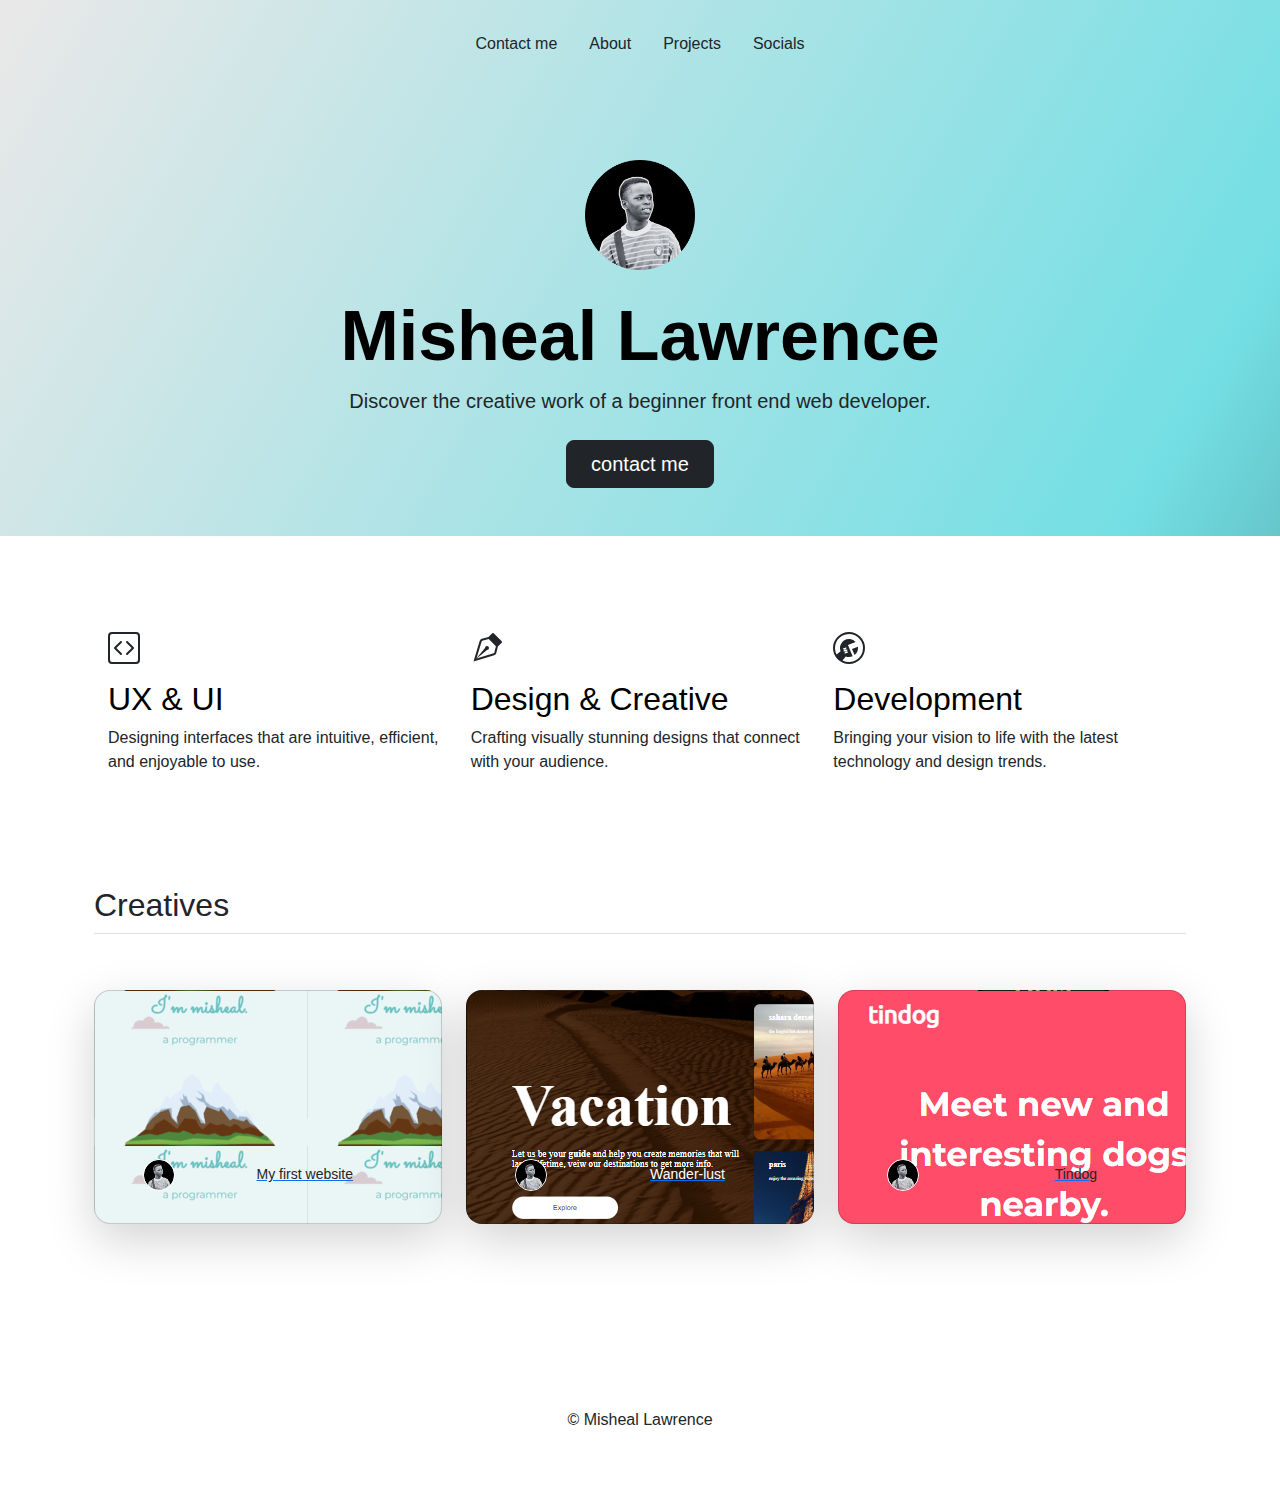
<file: index.html>
<!DOCTYPE html>
<html lang="en">
<head>
    <meta charset="UTF-8">
    <meta name="viewport" content="width=device-width, initial-scale=1.0">
    <title>misheal lawrence</title>
    
    <!-- bootstrap css-->
    <link href="https://cdn.jsdelivr.net/npm/bootstrap@5.3.3/dist/css/bootstrap.min.css" rel="stylesheet" integrity="sha384-QWTKZyjpPEjISv5WaRU9OFeRpok6YctnYmDr5pNlyT2bRjXh0JMhjY6hW+ALEwIH" crossorigin="anonymous">
    <!--css file-->
    <link rel="stylesheet" href="./css/styles.css">
    <!--js bootstrap-->
    <script src="https://cdn.jsdelivr.net/npm/bootstrap@5.3.3/dist/js/bootstrap.bundle.min.js" integrity="sha384-YvpcrYf0tY3lHB60NNkmXc5s9fDVZLESaAA55NDzOxhy9GkcIdslK1eN7N6jIeHz" crossorigin="anonymous"></script>
    <!--icon links-->
    <link rel="icon" href="./image/favicon.ico" type="image/x-icon">
    <link rel="stylesheet" href="https://cdnjs.cloudflare.com/ajax/libs/font-awesome/6.5.2/css/all.min.css" integrity="sha512-SnH5WK+bZxgPHs44uWIX+LLJAJ9/2PkPKZ5QiAj6Ta86w+fsb2TkcmfRyVX3pBnMFcV7oQPJkl9QevSCWr3W6A==" crossorigin="anonymous" referrerpolicy="no-referrer" />

    <!--google fonts link-->
    <link rel="preconnect" href="https://fonts.googleapis.com">
<link rel="preconnect" href="https://fonts.gstatic.com" crossorigin>
<link href="https://fonts.googleapis.com/css2?family=Roboto+Slab:wght@100..900&family=Wittgenstein:ital,wght@0,400..900;1,400..900&display=swap" rel="stylesheet">

<!--font chillax-->
<link href="https://api.fontshare.com/v2/css?f[]=chillax@300,500&display=swap" rel="stylesheet">
</head>

<body>
    <section id="header" class="gradient-background">
      <!--nav bar bootstrap-->
        <ul class="nav justify-content-center pt-4">
            <li class="nav-item">
              <a class="nav-link active text-dark" aria-current="page" href=""footer>Contact me</a>
            </li>
            <li class="nav-item">
              <a class="nav-link text-dark" href="#creative">About</a>
            </li>
            <li class="nav-item">
              <a class="nav-link text-dark" href="#project">Projects</a>
            </li>
            <li class="nav-item">
              <a class="nav-link text-dark" href="#footer">Socials</a>
            </li>
          </ul>

          <!--this part is below is the whole header except navbar-->

          <div class="px-4 py-5 my-5 text-center">
            <img class="d-block mx-auto mb-4" src="./image/image.png" alt="" width="110" height="110">
            <h1 class="display-5 fw-bold text-body-emphasis  custom-style">Misheal Lawrence</h1>
            <div class="col-lg-6 mx-auto">
              <p class="lead mb-4">Discover the creative work of a beginner front end web developer.</p>
              <div class="d-grid gap-2 d-sm-flex justify-content-sm-center">
                <a href="mailto:misheallawrence@gmail.com">
                <button type="button" class="btn btn-dark btn-lg px-4 gap-3" >contact me</button>
              </a>
              </div>
            </div>
          </div>
    </section>

                <!--2nd section skill section-->
    
    <section>
      <div class="row g-4 py-5 row-cols-1 row-cols-lg-3 mx-5 px-5" id="creative">
        <div class="feature col">
          <div class="feature-icon d-inline-flex align-items-center justify-content-center  bg-gradient fs-2 mb-3">
            <svg xmlns="http://www.w3.org/2000/svg" width="32" height="32" fill="currentColor" class="bi bi-code-square" viewBox="0 0 16 16">
                <path d="M14 1a1 1 0 0 1 1 1v12a1 1 0 0 1-1 1H2a1 1 0 0 1-1-1V2a1 1 0 0 1 1-1zM2 0a2 2 0 0 0-2 2v12a2 2 0 0 0 2 2h12a2 2 0 0 0 2-2V2a2 2 0 0 0-2-2z"/>
                <path d="M6.854 4.646a.5.5 0 0 1 0 .708L4.207 8l2.647 2.646a.5.5 0 0 1-.708.708l-3-3a.5.5 0 0 1 0-.708l3-3a.5.5 0 0 1 .708 0m2.292 0a.5.5 0 0 0 0 .708L11.793 8l-2.647 2.646a.5.5 0 0 0 .708.708l3-3a.5.5 0 0 0 0-.708l-3-3a.5.5 0 0 0-.708 0"/>
              </svg>
          </div>
          <h3 class="fs-2 text-body-emphasis">UX & UI</h3>
          <p>Designing interfaces that are intuitive, efficient, and enjoyable to use.</p>
          
        </div>
        <div class="feature col">
          <div class="feature-icon d-inline-flex align-items-center justify-content-center  bg-gradient fs-2 mb-3">
            <svg xmlns="http://www.w3.org/2000/svg" width="32" height="32" fill="currentColor" class="bi bi-vector-pen" viewBox="0 0 16 16">
                <path fill-rule="evenodd" d="M10.646.646a.5.5 0 0 1 .708 0l4 4a.5.5 0 0 1 0 .708l-1.902 1.902-.829 3.313a1.5 1.5 0 0 1-1.024 1.073L1.254 14.746 4.358 4.4A1.5 1.5 0 0 1 5.43 3.377l3.313-.828zm-1.8 2.908-3.173.793a.5.5 0 0 0-.358.342l-2.57 8.565 8.567-2.57a.5.5 0 0 0 .34-.357l.794-3.174-3.6-3.6z"/>
                <path fill-rule="evenodd" d="M2.832 13.228 8 9a1 1 0 1 0-1-1l-4.228 5.168-.026.086z"/>
              </svg>
          </div>
          <h3 class="fs-2 text-body-emphasis">Design & Creative</h3>
          <p>Crafting visually stunning designs that connect with your audience.</p>
          
        </div>
        <div class="feature col">
          <div class="feature-icon d-inline-flex align-items-center justify-content-center  bg-gradient fs-2 mb-3">
            <svg xmlns="http://www.w3.org/2000/svg" width="32" height="32" fill="currentColor" class="bi bi-wrench-adjustable-circle" viewBox="0 0 16 16">
                <path d="M12.496 8a4.5 4.5 0 0 1-1.703 3.526L9.497 8.5l2.959-1.11q.04.3.04.61"/>
                <path d="M16 8A8 8 0 1 1 0 8a8 8 0 0 1 16 0m-1 0a7 7 0 1 0-13.202 3.249l1.988-1.657a4.5 4.5 0 0 1 7.537-4.623L7.497 6.5l1 2.5 1.333 3.11c-.56.251-1.18.39-1.833.39a4.5 4.5 0 0 1-1.592-.29L4.747 14.2A7 7 0 0 0 15 8m-8.295.139a.25.25 0 0 0-.288-.376l-1.5.5.159.474.808-.27-.595.894a.25.25 0 0 0 .287.376l.808-.27-.595.894a.25.25 0 0 0 .287.376l1.5-.5-.159-.474-.808.27.596-.894a.25.25 0 0 0-.288-.376l-.808.27z"/>
              </svg>
          </div>
          <h3 class="fs-2 text-body-emphasis">Development</h3>
          <p>Bringing your vision to life with the latest technology and design trends.</p>
          
        </div>
      </div>
    </section>

                                <!--CREATIVE SECTION TO SHOW YOUR PROJECT-->
    <section id="project" class="creative-section">

      <div class="container px-4 py-5" id="custom-cards">
    <h2 class="pb-2 border-bottom">Creatives</h2>
        
    <div class="row row-cols-1 row-cols-lg-3 align-items-stretch g-4 py-5">
    <a href="./first website/index.html">
      <div class="col anim">
        <div class="card card-cover h-100 overflow-hidden text-bg-dark rounded-4 shadow-lg" style="background-image: url('./image/first\ website.png');">
          <div class="d-flex flex-column h-100 p-5 pb-3 text-white text-shadow-1">
            <h3 class="pt-5 mt-5 mb-4 display-6 lh-1 fw-bold"></h3>
            <ul class="d-flex list-unstyled mt-auto">
              <li class="me-auto">
                <img src="./image/image.png" alt="Bootstrap" width="32" height="32" class="rounded-circle border border-white">
              </li>
              <li class="d-flex align-items-center me-3">
                <svg class="bi me-2" width="1em" height="1em"><use xlink:href="#geo-fill"></use></svg>
                <small class="text-dark">My first website</small>
              </li>
              <li class="d-flex align-items-center">
                <svg class="bi me-2" width="1em" height="1em"><use xlink:href="#calendar3"></use></svg>
                
              </li>
            </ul>
          </div>
        </div>
      </div>
    </a>
    <a href="./tourisim/index.html" class="anim">
      <div class="col ">
        <div class="card card-cover h-100 overflow-hidden text-bg-dark rounded-4 shadow-lg anim" style="background-image: url('./image/tourist.png');" >
          <div class="d-flex flex-column h-100 p-5 pb-3 text-white text-shadow-1 ">
            <h3 class="pt-5 mt-5 mb-4 display-6 lh-1 fw-bold"></h3>
            <ul class="d-flex list-unstyled mt-auto">
              <li class="me-auto">
                <img src="./image/image.png" alt="Bootstrap" width="32" height="32" class="rounded-circle border border-white">
              </li>
              <li class="d-flex align-items-center me-3">
                <svg class="bi me-2" width="1em" height="1em"><use xlink:href="#geo-fill"></use></svg>
                <small >Wander-lust</small>
              </li>
              <li class="d-flex align-items-center">
                <svg class="bi me-2" width="1em" height="1em"><use xlink:href="#calendar3"></use></svg>
                
              </li>
            </ul>
          </div>
        </div>
      </div>
    </a>
    <a href="./TinDog-Start-master/index.html">
      <div class="col anim">
        
        <div class="card card-cover h-100 overflow-hidden text-bg-dark rounded-4 shadow-lg" style="background-image: url('./image/tindog.png');">
          <div class="d-flex flex-column h-100 p-5 pb-3 text-shadow-1">
            <h3 class="pt-5 mt-5 mb-4 display-6 lh-1 fw-bold"></h3>
            <ul class="d-flex list-unstyled mt-auto">
              <li class="me-auto">
                <img src="./image/image.png" alt="Bootstrap" width="32" height="32" class="rounded-circle border border-white">
              </li>
              <li class="d-flex align-items-center me-3">
                <svg class="bi me-2" width="1em" height="1em"><use xlink:href="#geo-fill"></use></svg>
                <small class="text-dark">Tindog</small>
              </li>
              <li class="d-flex align-items-center">
                <svg class="bi me-2" width="1em" height="1em"><use xlink:href="#calendar3"></use></svg>
                
              </li>
            </ul>
          </div>
        </div>
      </div>
    </a>
    </div>
  </div>
    </section>
  <!-- footer section-->
  <footer class="white" id="footer">

    <a href="" class="social-icons fa-brands fa-facebook-f link"></a>
    <a href="https://www.instagram.com/misheal_lawrence/ link" class="social-icons fa-brands fa-instagram link"></a>
    <a href="https://x.com/MishtechLBV" class="social-icons fa-brands fa-twitter link"></a>
    <a href="mailto:misheallawrence@gmail.com" class="social-icons fa-solid fa-envelope link"></a>
    <p>© Misheal Lawrence</p>

  </footer>

</body>
</html>
</file>
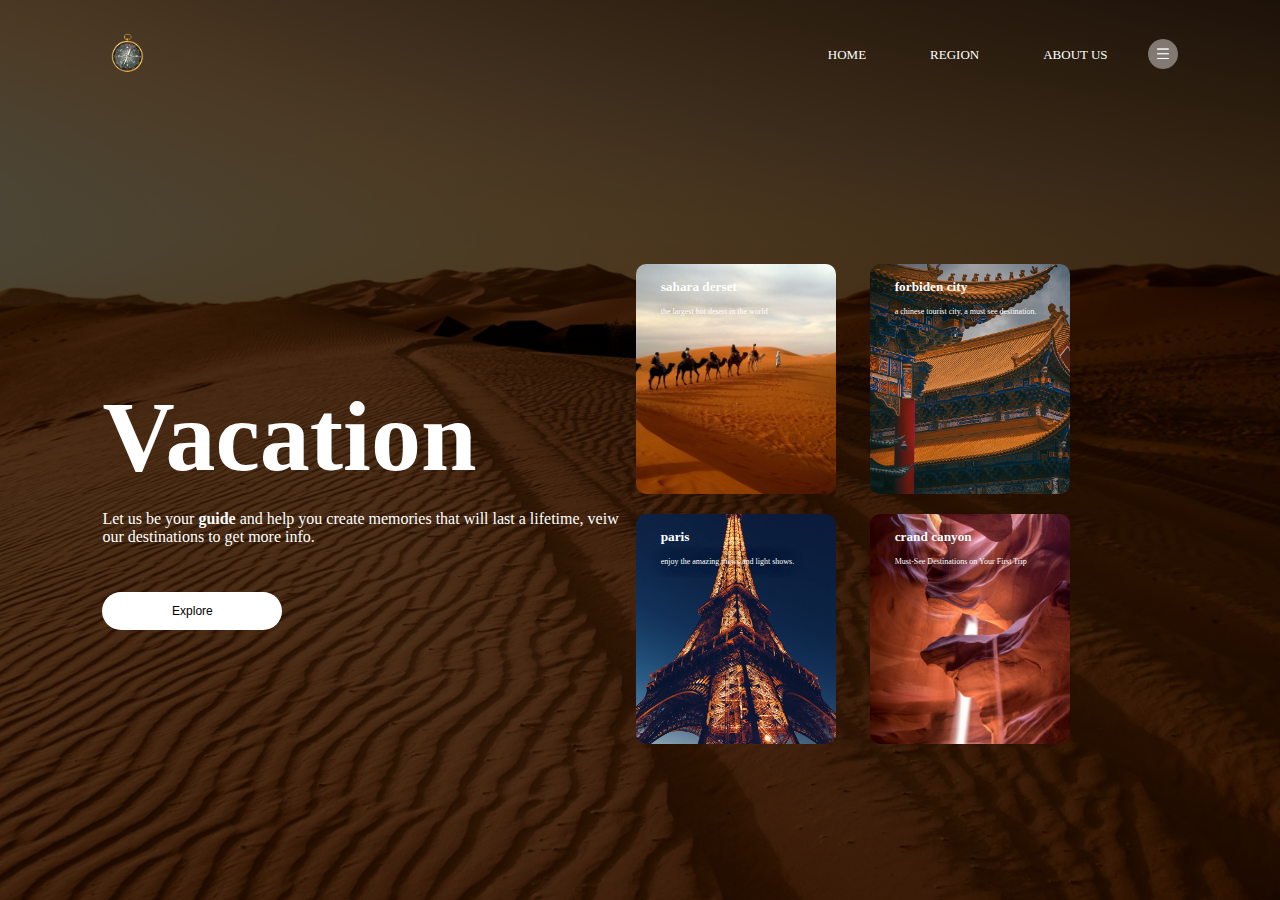
<file: tourisim/index.html>
<!DOCTYPE html>
<html lang="en">
<head>
    <meta charset="UTF-8">
    <title>wanderlust</title>
    <link rel="stylesheet" href="style.css">
    <link rel="icon" href="favicon.ico">
</head>

<body>
    <div class="container">
        <div class="navbar">
            <img src="images/logo.png" class="logo">
            <nav>
                <ul>
                    
                    <li> <a href="">HOME</a></li>
                    <li> <a href="">REGION</a></li>
                    <li> <a href="">ABOUT US</a></li>
                </ul>
            </nav>
            <img src="images/menu.png" class="menu-icon">
        </div>
        <div>
            <div class="left">
                <div class="leftbody">
                    <h1>Vacation</h1>
                    <p class="body-p">Let us be your <strong>guide</strong> and help you create memories that will last a lifetime, veiw our destinations to get more info.</p>
                    <button class="explore-button" type="button">Explore</button>
                </div>
    <div class="row">
        <div class="column column-a">
            <h5>sahara derset</h5>
            <p>the largest hot desert in the world</p>
        </div>
        <div class=" column column-b">
            <h5>forbiden city</h5>
            <p>a chinese tourist city, a must see destination. </p>
        </div>
        <div class="column column-c">
            <h5>paris</h5>
            <p>enjoy the amazing views and light shows.</p>
        </div>
        <div class=" column column-d">
            <h5>crand canyon</h5>
            <p>Must-See Destinations on Your First Trip</p>
        </div>
    </div>
</body>
</html>
</file>
<file: css/styles.css>
body{
    font-family: 'Chillax', sans-serif;
    
}
.gradient-background {
    background: linear-gradient(300deg, #000000, #73dfe4, #eae8e8);
    background-size: 180% 180%;
    animation: gradient-animation 18s ease infinite;
  }
  
  @keyframes gradient-animation {
    0% {
      background-position: 0% 50%;
    }
    50% {
      background-position: 100% 50%;
    }
    100% {
      background-position: 0% 50%;
    }
  }

.custom-style {
  font-size: 70px !important;
  font-optical-sizing: auto;
  font-weight: 700 <weight>;
  font-style: normal;
}


.white{
  
  padding: 5% 15%;
  text-align: center; !important
}
  
  .social-icons {
    margin: 20px;
  }
  .link{
    color: #000000;
    text-decoration: none;
  }
</file>
<file: tourisim/style.css>
body {
    margin: 0px;
    padding: 0px;

}
h1 {
    color:#fff;
    font-size: 100px;
    margin: 0px;

}

p {
    color: #fff;
    font-size: 16px;
    line-height: 18px;
}
.left {
    display:flex;
    height: 88%;
    align-items: center;
    position: absolute;
}


.explore-button {
    width: 180px;
    color: #000;
    font-size: 12px;
    padding: 12px 0;
    background-color: #fff;
    border: 0;
    border-radius: 20px;
    outline: none;
    margin-top: 30px;
}
.container {
    width: 100%;
    height: 100vh;
    background-image: linear-gradient(rgba(0,0,0,0.7),rgba(0,0,0,0.7)),url(images/background.png);
    background-position: center;
    background-size: cover;
    padding-left: 8%;
    padding-right: 8%;
    box-sizing: border-box;

}

.navbar {
    height: 12%;
    display: flex;
    align-items: center;
}

.logo {
    width: 50px;
    cursor: pointer;
}
.menu-icon {
    width: 30px;
    cursor: pointer;
    margin-left: 40px;
}       

nav {
    flex: 1;
    text-align: right;
}
nav ul li {
    list-style: none;
    display: inline-block;
    margin-left: 60px;
}

nav ul li a{
    text-decoration: none;
    color: #fff;
    font-size: 13px;
}

.row {
    margin: 10px 0;
}
.column-a {
    width: 200px;
    height: 230px;
    display: inline-block;
    border-radius: 10px;
    padding: 15px 25px;
    box-sizing: border-box;
    cursor: pointer;
    margin: 10px 15px;
    background-image: url(images/pic-1.png);
    background-position: center;
    background-size: cover;
}

.column-b {
    width: 200px;
    height: 230px;
    display: inline-block;
    border-radius: 10px;
    padding: 15px 25px;
    box-sizing: border-box;
    cursor: pointer;
    margin: 10px 15px;
    background-image: url(images/Forbidden\ city.jpg);
    background-position: center;
    background-size: cover;
}

.column-c {
    width: 200px;
    height: 230px;
    display: inline-block;
    border-radius: 10px;
    padding: 15px 25px;
    box-sizing: border-box;
    cursor: pointer;
    margin: 10px 15px;
    background-image: url(images/paris.jpg);
    background-position: center;
    background-size: cover;
}

.column-d {
    width: 200px;
    height: 230px;
    display: inline-block;
    border-radius: 10px;
    padding: 15px 25px;
    box-sizing: border-box;
    cursor: pointer;
    margin: 10px 15px;
    background-image: url(images/grand\ canyon.jpg);
    background-position: center;
    background-size: cover;
}

h5 {
    color: #fff;
    margin: 0px;
}
.column p {
    text-shadow: 0 0 15px #000      ;
    font-size: 8px;
}

.column:hover {
    transform: translateY(-10px);
}
</file>
